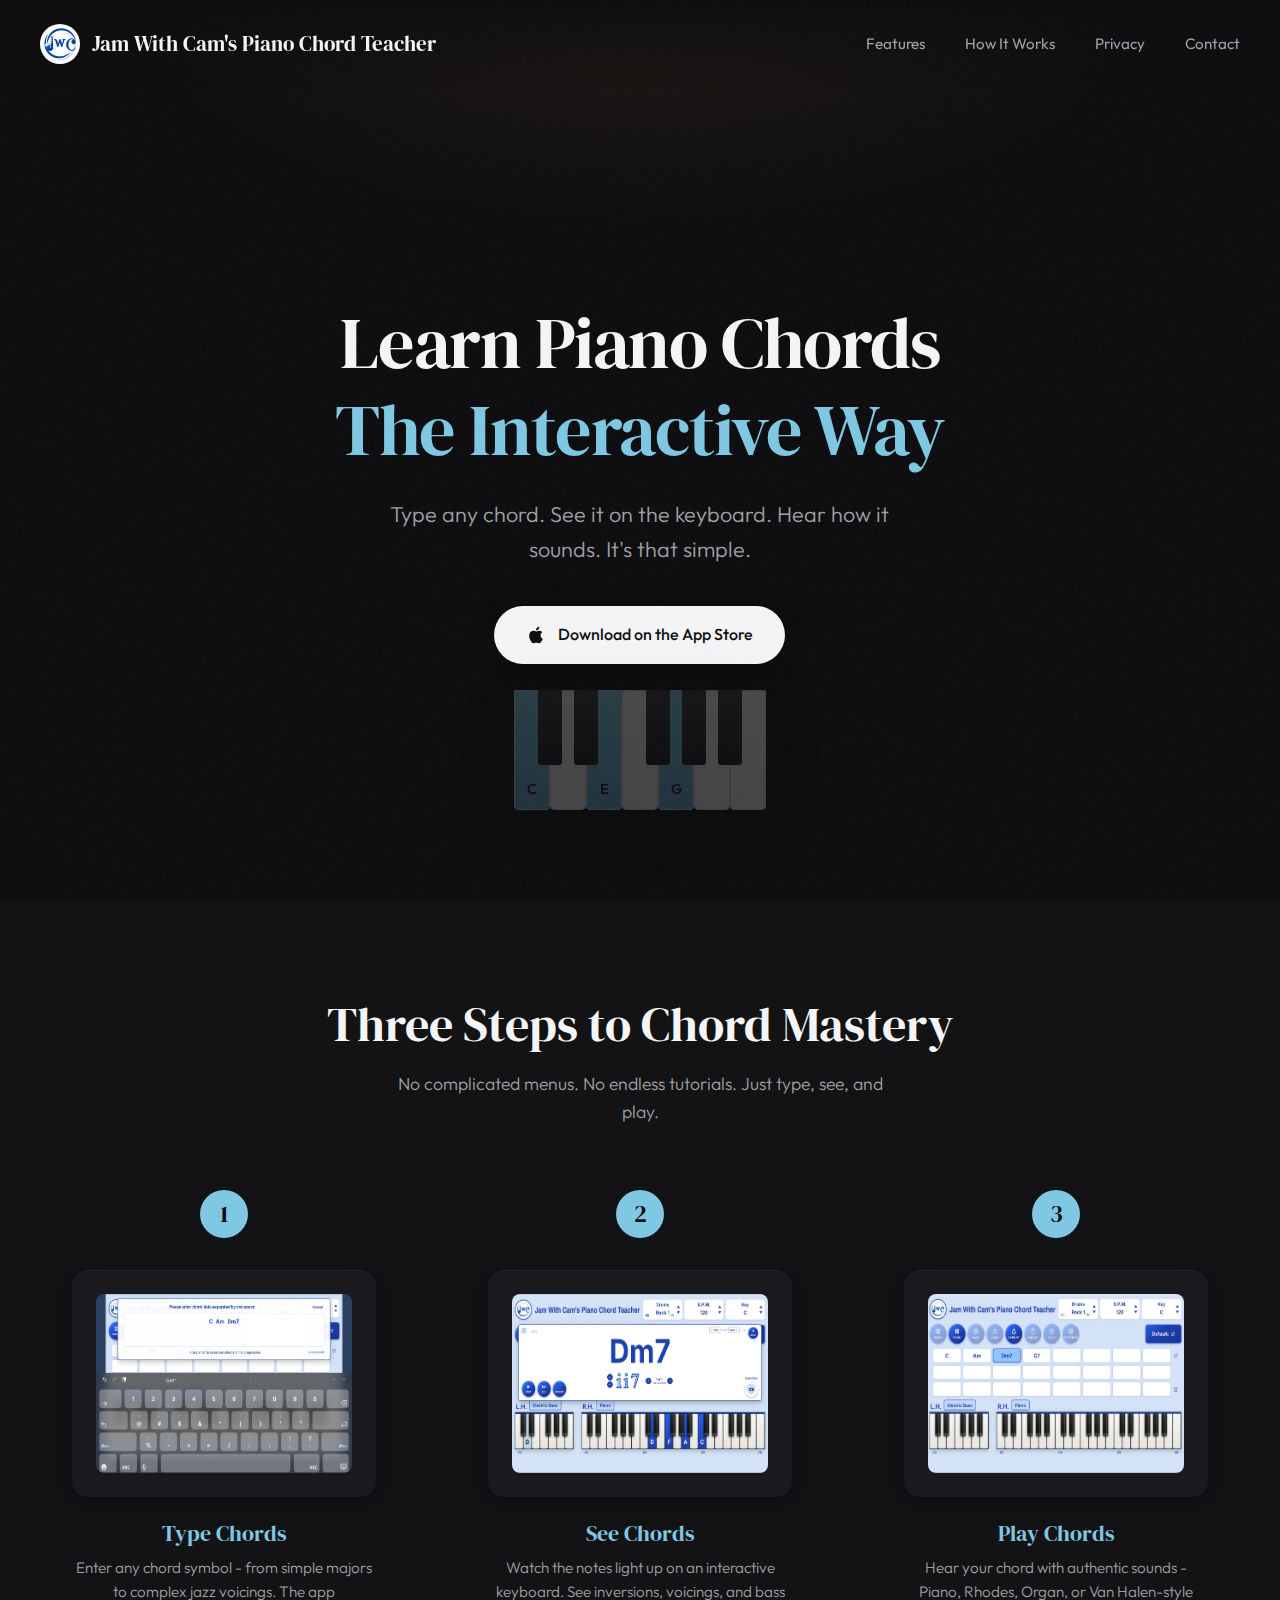
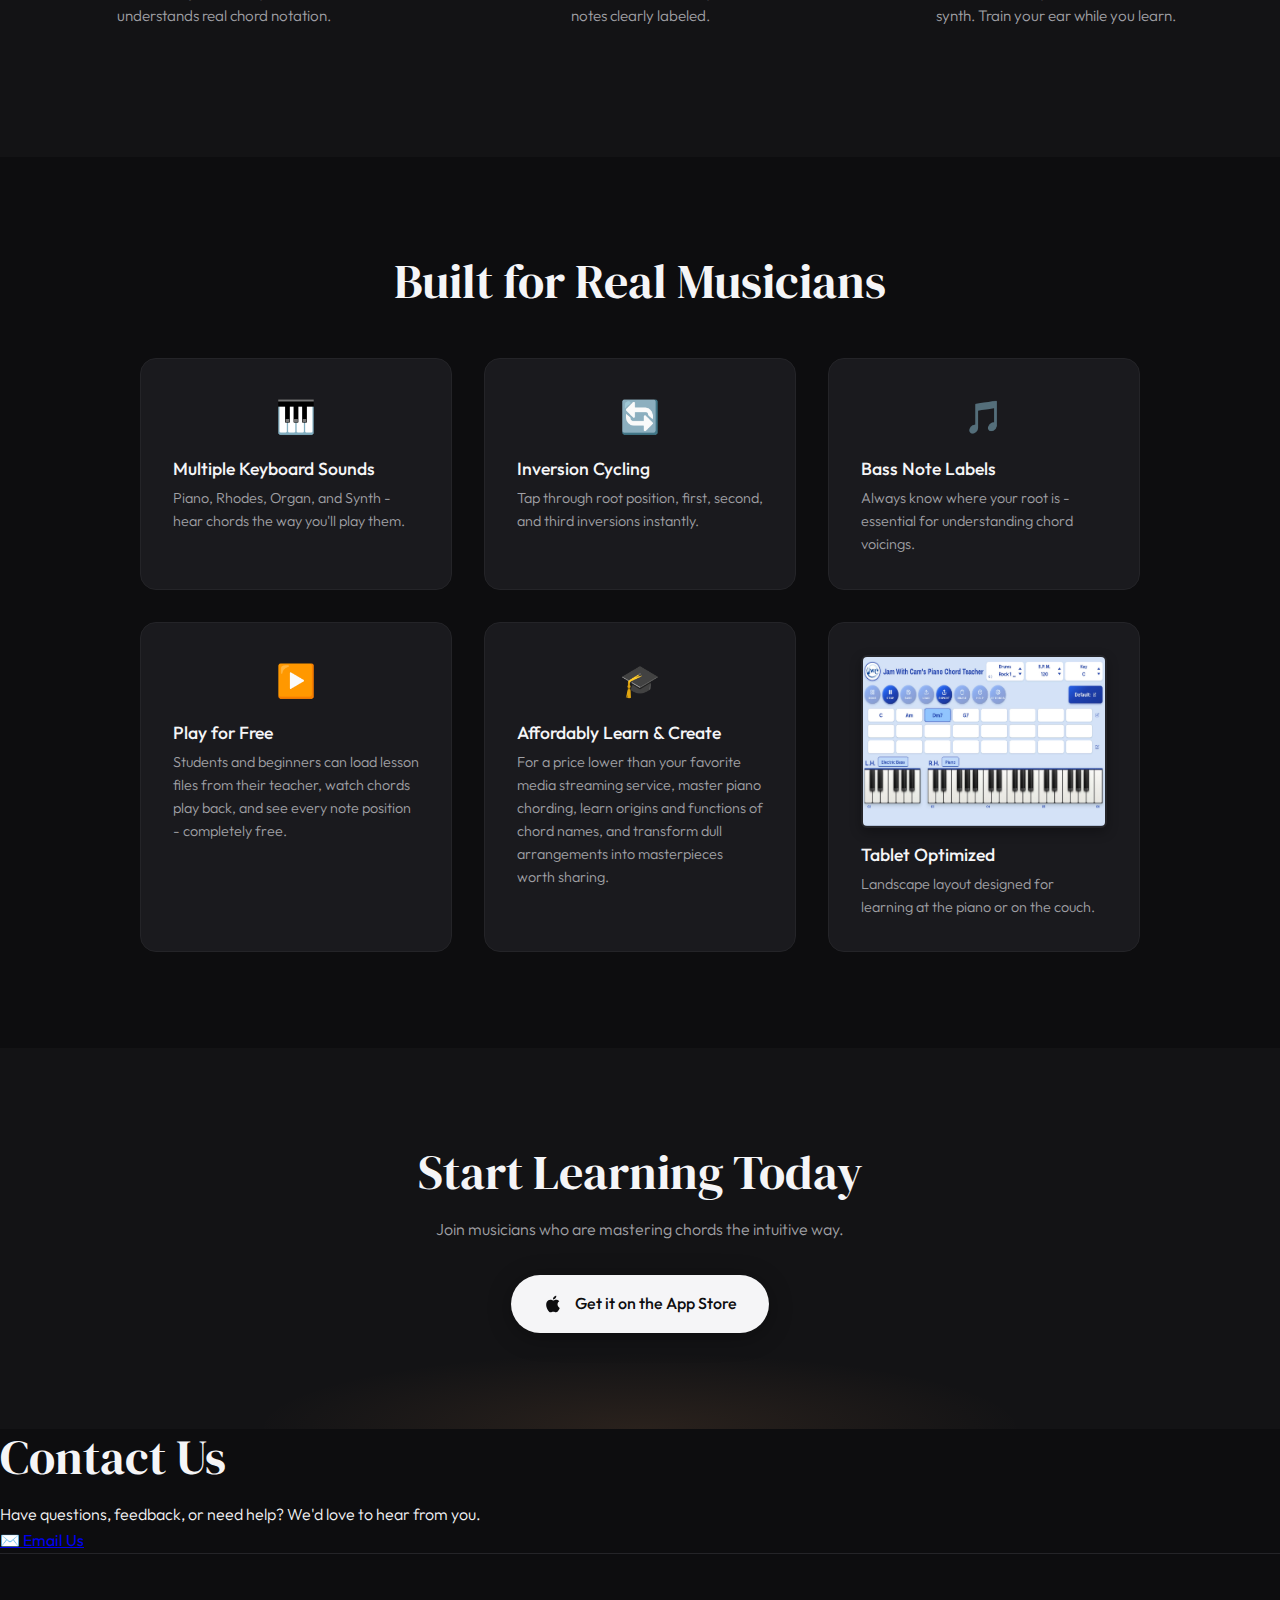
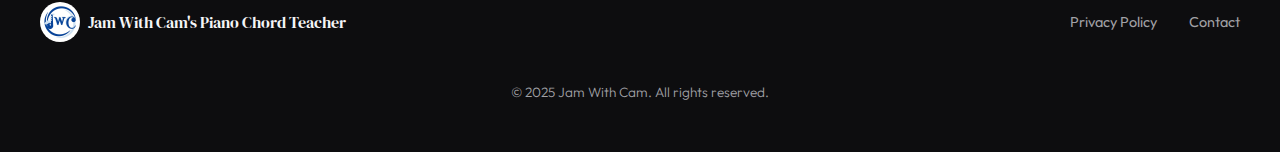
<file: index.html>
<!DOCTYPE html>
<html lang="en">
<head>
    <meta charset="UTF-8">
    <meta name="viewport" content="width=device-width, initial-scale=1.0">
    <title>Jam With Cam's Piano Chord Teacher</title>
    <link rel="icon" type="image/x-icon" href="favicon.ico">
    <link rel="stylesheet" href="styles.css">
    <link rel="preconnect" href="https://fonts.googleapis.com">
    <link rel="preconnect" href="https://fonts.gstatic.com" crossorigin>
    <link href="https://fonts.googleapis.com/css2?family=DM+Serif+Display&family=Outfit:wght@300;400;500;600&display=swap" rel="stylesheet">
</head>
<body>
    <div class="grain-overlay"></div>
    
    <header>
        <nav>
            <div class="logo">
                <img src="jwc-logo.png" alt="JWC Logo" class="logo-icon">
                <span class="logo-text">Jam With Cam's Piano Chord Teacher</span>
            </div>
            <div class="nav-links">
                <a href="#features">Features</a>
                <a href="#how-it-works">How It Works</a>
                <a href="privacy-policy.html">Privacy</a>
                <a href="#contact">Contact</a>
            </div>
        </nav>
    </header>

    <main>
        <section class="hero">
            <div class="hero-content">
                <h1>Learn Piano Chords<br><span class="highlight">The Interactive Way</span></h1>
                <p class="tagline">Type any chord. See it on the keyboard. Hear how it sounds. It's that simple.</p>
                <a href="https://apps.apple.com/ca/app/jwc-piano-chord-teacher/id6756279798" class="cta-button" target="_blank">
                    <svg class="apple-icon" viewBox="0 0 24 24" fill="currentColor">
                        <path d="M18.71 19.5c-.83 1.24-1.71 2.45-3.05 2.47-1.34.03-1.77-.79-3.29-.79-1.53 0-2 .77-3.27.82-1.31.05-2.3-1.32-3.14-2.53C4.25 17 2.94 12.45 4.7 9.39c.87-1.52 2.43-2.48 4.12-2.51 1.28-.02 2.5.87 3.29.87.78 0 2.26-1.07 3.81-.91.65.03 2.47.26 3.64 1.98-.09.06-2.17 1.28-2.15 3.81.03 3.02 2.65 4.03 2.68 4.04-.03.07-.42 1.44-1.38 2.83M13 3.5c.73-.83 1.94-1.46 2.94-1.5.13 1.17-.34 2.35-1.04 3.19-.69.85-1.83 1.51-2.95 1.42-.15-1.15.41-2.35 1.05-3.11z"/>
                    </svg>
                    Download on the App Store
                </a>
            </div>
        <div class="hero-visual">
                <div class="piano-snippet">
                    <div class="piano-key white highlighted"><span>C</span></div>
                    <div class="piano-key black"></div>
                    <div class="piano-key white"></div>
                    <div class="piano-key black"></div>
                    <div class="piano-key white highlighted"><span>E</span></div>
                    <div class="piano-key white"></div>
                    <div class="piano-key black"></div>
                    <div class="piano-key white highlighted"><span>G</span></div>
                    <div class="piano-key black"></div>
                    <div class="piano-key white"></div>
                    <div class="piano-key black"></div>
                    <div class="piano-key white"></div>
                </div>
            </div>
        </section>

        <section id="how-it-works" class="workflow">
            <h2>Three Steps to Chord Mastery</h2>
            <p class="section-intro">No complicated menus. No endless tutorials. Just type, see, and play.</p>
            
            <div class="steps-container">
                <div class="step">
                    <div class="step-number">1</div>
                    <div class="step-image-container">
                        <img src="Type_Chords.PNG" alt="Type any chord name and the app recognizes it instantly">
                    </div>
                    <h3>Type Chords</h3>
                    <p>Enter any chord symbol - from simple majors to complex jazz voicings. The app understands real chord notation.</p>
                </div>
                
                <div class="step">
                    <div class="step-number">2</div>
                    <div class="step-image-container">
                        <img src="See_Chords.PNG" alt="See the chord highlighted on a piano keyboard">
                    </div>
                    <h3>See Chords</h3>
                    <p>Watch the notes light up on an interactive keyboard. See inversions, voicings, and bass notes clearly labeled.</p>
                </div>
                
                <div class="step">
                    <div class="step-number">3</div>
                    <div class="step-image-container">
                        <img src="Playback_Chords.PNG" alt="Play back the chord with different instrument sounds">
                    </div>
                    <h3>Play Chords</h3>
                    <p>Hear your chord with authentic sounds - Piano, Rhodes, Organ, or Van Halen-style synth. Train your ear while you learn.</p>
                </div>
            </div>
        </section>

        <section id="features" class="features">
            <h2>Built for Real Musicians</h2>
            <div class="features-grid">
                <div class="feature-card">
                    <div class="feature-icon">🎹</div>
                    <h3>Multiple Keyboard Sounds</h3>
                    <p>Piano, Rhodes, Organ, and Synth - hear chords the way you'll play them.</p>
                </div>
                <div class="feature-card">
                    <div class="feature-icon">🔄</div>
                    <h3>Inversion Cycling</h3>
                    <p>Tap through root position, first, second, and third inversions instantly.</p>
                </div>
                <div class="feature-card">
                    <div class="feature-icon">🎵</div>
                    <h3>Bass Note Labels</h3>
                    <p>Always know where your root is - essential for understanding chord voicings.</p>
                </div>
                <div class="feature-card">
                    <div class="feature-icon">▶️</div>
                    <h3>Play for Free</h3>
                    <p>Students and beginners can load lesson files from their teacher, watch chords play back, and see every note position - completely free.</p>
                </div>
                <div class="feature-card">
                    <div class="feature-icon">🎓</div>
                    <h3>Affordably Learn & Create</h3>
                    <p>For a price lower than your favorite media streaming service, master piano chording, learn origins and functions of chord names, and transform dull arrangements into masterpieces worth sharing.</p>
                </div>
                <div class="feature-card">
                    <div class="feature-icon tablet-preview">
                        <img src="Playback_Chords.PNG" alt="App in landscape mode on tablet">
                    </div>
                    <h3>Tablet Optimized</h3>
                    <p>Landscape layout designed for learning at the piano or on the couch.</p>
                </div>
            </div>
        </section>

        <section class="cta-section">
            <h2>Start Learning Today</h2>
            <p>Join musicians who are mastering chords the intuitive way.</p>
            <a href="https://apps.apple.com/ca/app/jwc-piano-chord-teacher/id6756279798" class="cta-button" target="_blank">
                <svg class="apple-icon" viewBox="0 0 24 24" fill="currentColor">
                    <path d="M18.71 19.5c-.83 1.24-1.71 2.45-3.05 2.47-1.34.03-1.77-.79-3.29-.79-1.53 0-2 .77-3.27.82-1.31.05-2.3-1.32-3.14-2.53C4.25 17 2.94 12.45 4.7 9.39c.87-1.52 2.43-2.48 4.12-2.51 1.28-.02 2.5.87 3.29.87.78 0 2.26-1.07 3.81-.91.65.03 2.47.26 3.64 1.98-.09.06-2.17 1.28-2.15 3.81.03 3.02 2.65 4.03 2.68 4.04-.03.07-.42 1.44-1.38 2.83M13 3.5c.73-.83 1.94-1.46 2.94-1.5.13 1.17-.34 2.35-1.04 3.19-.69.85-1.83 1.51-2.95 1.42-.15-1.15.41-2.35 1.05-3.11z"/>
                </svg>
                Get it on the App Store
            </a>
        </section>

        <section id="contact" class="contact-section">
            <h2>Contact Us</h2>
            <p>Have questions, feedback, or need help? We'd love to hear from you.</p>
            <a href="mailto:jamwcam@smokeshadow.net" class="contact-button">
                ✉️ Email Us
            </a>
        </section>
    </main>

    <footer>
        <div class="footer-content">
            <div class="footer-brand">
                <img src="jwc-logo.png" alt="JWC Logo" class="logo-icon">
                <span>Jam With Cam's Piano Chord Teacher</span>
            </div>
            <div class="footer-links">
                <a href="privacy-policy.html">Privacy Policy</a>
                <a href="mailto:jamwcam@smokeshadow.net">Contact</a>
            </div>
            <p class="copyright">© 2025 Jam With Cam. All rights reserved.</p>
        </div>
    </footer>
</body>
</html>
</file>
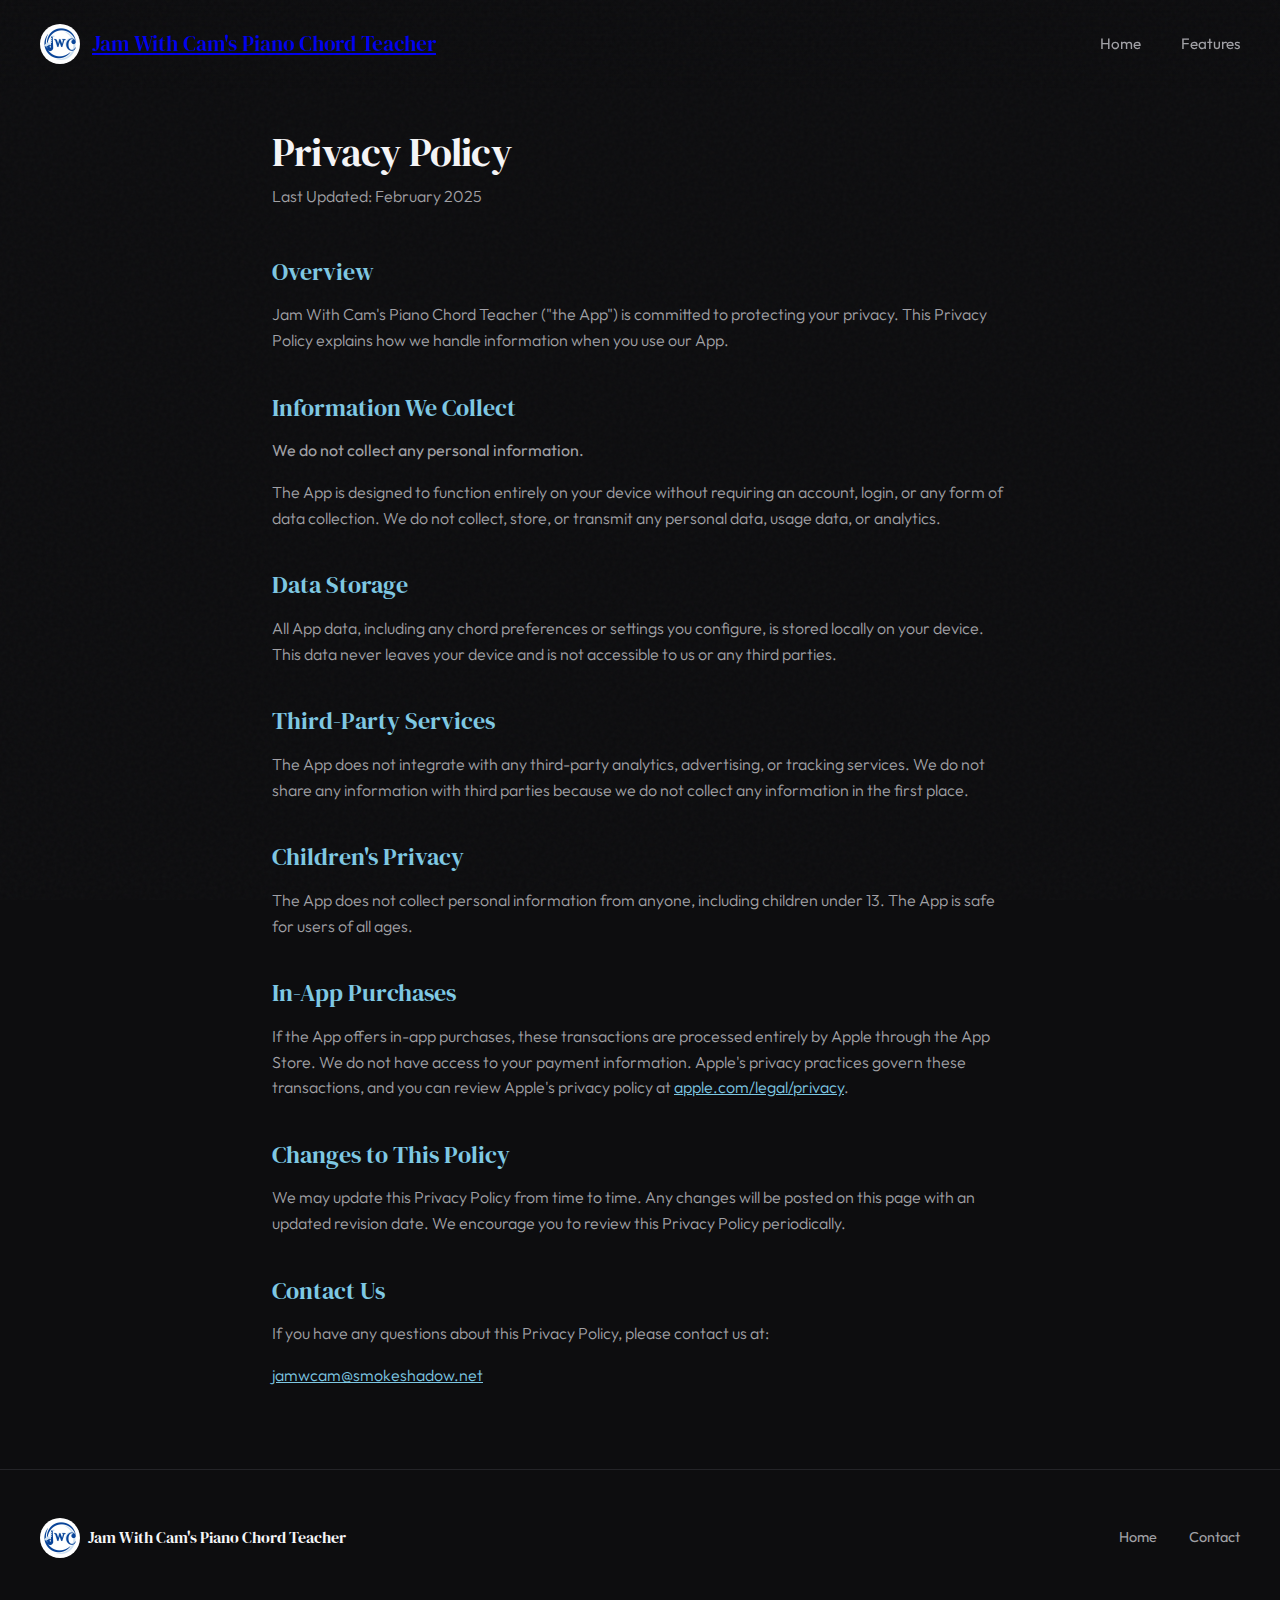
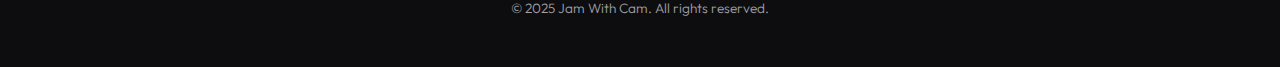
<file: privacy-policy.html>
<!DOCTYPE html>
<html lang="en">
<head>
    <meta charset="UTF-8">
    <meta name="viewport" content="width=device-width, initial-scale=1.0">
    <title>Privacy Policy - Jam With Cam's Piano Chord Teacher</title>
    <link rel="icon" type="image/x-icon" href="favicon.ico">
    <link rel="stylesheet" href="styles.css">
    <link rel="preconnect" href="https://fonts.googleapis.com">
    <link rel="preconnect" href="https://fonts.gstatic.com" crossorigin>
    <link href="https://fonts.googleapis.com/css2?family=DM+Serif+Display&family=Outfit:wght@300;400;500;600&display=swap" rel="stylesheet">
</head>
<body>
    <div class="grain-overlay"></div>
    
    <header>
        <nav>
            <a href="index.html" class="logo">
                <img src="jwc-logo.png" alt="JWC Logo" class="logo-icon">
                <span class="logo-text">Jam With Cam's Piano Chord Teacher</span>
            </a>
            <div class="nav-links">
                <a href="index.html">Home</a>
                <a href="index.html#features">Features</a>
            </div>
        </nav>
    </header>

    <main class="privacy-page">
        <h1>Privacy Policy</h1>
        <p class="last-updated">Last Updated: February 2025</p>

        <h2>Overview</h2>
        <p>Jam With Cam's Piano Chord Teacher ("the App") is committed to protecting your privacy. This Privacy Policy explains how we handle information when you use our App.</p>

        <h2>Information We Collect</h2>
        <p><strong>We do not collect any personal information.</strong></p>
        <p>The App is designed to function entirely on your device without requiring an account, login, or any form of data collection. We do not collect, store, or transmit any personal data, usage data, or analytics.</p>

        <h2>Data Storage</h2>
        <p>All App data, including any chord preferences or settings you configure, is stored locally on your device. This data never leaves your device and is not accessible to us or any third parties.</p>

        <h2>Third-Party Services</h2>
        <p>The App does not integrate with any third-party analytics, advertising, or tracking services. We do not share any information with third parties because we do not collect any information in the first place.</p>

        <h2>Children's Privacy</h2>
        <p>The App does not collect personal information from anyone, including children under 13. The App is safe for users of all ages.</p>

        <h2>In-App Purchases</h2>
        <p>If the App offers in-app purchases, these transactions are processed entirely by Apple through the App Store. We do not have access to your payment information. Apple's privacy practices govern these transactions, and you can review Apple's privacy policy at <a href="https://www.apple.com/legal/privacy/" target="_blank" rel="noopener">apple.com/legal/privacy</a>.</p>

        <h2>Changes to This Policy</h2>
        <p>We may update this Privacy Policy from time to time. Any changes will be posted on this page with an updated revision date. We encourage you to review this Privacy Policy periodically.</p>

        <h2>Contact Us</h2>
        <p>If you have any questions about this Privacy Policy, please contact us at:</p>
        <p><a href="mailto:jamwcam@smokeshadow.net">jamwcam@smokeshadow.net</a></p>
    </main>

    <footer>
        <div class="footer-content">
            <div class="footer-brand">
                <img src="jwc-logo.png" alt="JWC Logo" class="logo-icon">
                <span>Jam With Cam's Piano Chord Teacher</span>
            </div>
            <div class="footer-links">
                <a href="index.html">Home</a>
                <a href="mailto:contact@jamwithcam.com">Contact</a>
            </div>
            <p class="copyright">© 2025 Jam With Cam. All rights reserved.</p>
        </div>
    </footer>
</body>
</html>
</file>
<file: styles.css>
/* ===== CSS Variables ===== */
:root {
    --color-bg: #0d0d0f;
    --color-bg-warm: #131315;
    --color-surface: #1a1a1e;
    --color-surface-light: #242428;
    --color-text: #f5f5f7;
    --color-text-muted: #a1a1a6;
    --color-accent: #7ec8e3;
    --color-accent-glow: rgba(126, 200, 227, 0.3);
    --color-keys-white: #fefefe;
    --color-keys-black: #1a1a1e;
    --font-display: 'DM Serif Display', Georgia, serif;
    --font-body: 'Outfit', -apple-system, BlinkMacSystemFont, sans-serif;
}

/* ===== Reset & Base ===== */
*, *::before, *::after {
    margin: 0;
    padding: 0;
    box-sizing: border-box;
}

html {
    scroll-behavior: smooth;
}

body {
    font-family: var(--font-body);
    background: var(--color-bg);
    color: var(--color-text);
    line-height: 1.6;
    overflow-x: hidden;
}

/* ===== Grain Overlay ===== */
.grain-overlay {
    position: fixed;
    top: 0;
    left: 0;
    width: 100%;
    height: 100%;
    pointer-events: none;
    opacity: 0.03;
    z-index: 1000;
    background-image: url("data:image/svg+xml,%3Csvg viewBox='0 0 256 256' xmlns='http://www.w3.org/2000/svg'%3E%3Cfilter id='noise'%3E%3CfeTurbulence type='fractalNoise' baseFrequency='0.9' numOctaves='4' stitchTiles='stitch'/%3E%3C/filter%3E%3Crect width='100%25' height='100%25' filter='url(%23noise)'/%3E%3C/svg%3E");
}

/* ===== Typography ===== */
h1, h2, h3 {
    font-family: var(--font-display);
    font-weight: 400;
    line-height: 1.2;
}

h1 {
    font-size: clamp(2.5rem, 6vw, 4.5rem);
    letter-spacing: -0.02em;
}

h2 {
    font-size: clamp(2rem, 4vw, 3rem);
    margin-bottom: 1rem;
}

h3 {
    font-size: 1.4rem;
    margin-bottom: 0.5rem;
}

p {
    font-weight: 300;
}

/* ===== Header & Nav ===== */
header {
    position: fixed;
    top: 0;
    left: 0;
    right: 0;
    z-index: 100;
    padding: 1.5rem 2rem;
    background: linear-gradient(to bottom, var(--color-bg) 0%, transparent 100%);
}

nav {
    max-width: 1200px;
    margin: 0 auto;
    display: flex;
    justify-content: space-between;
    align-items: center;
}

.logo {
    display: flex;
    align-items: center;
    gap: 0.75rem;
    font-family: var(--font-display);
    font-size: 1.3rem;
}

.logo-icon {
    width: 40px;
    height: 40px;
    border-radius: 50%;
}

.nav-links {
    display: flex;
    gap: 2.5rem;
}

.nav-links a {
    color: var(--color-text-muted);
    text-decoration: none;
    font-size: 0.95rem;
    font-weight: 400;
    transition: color 0.3s ease;
}

.nav-links a:hover {
    color: var(--color-text);
}

/* ===== Hero Section ===== */
.hero {
    min-height: 100vh;
    display: flex;
    align-items: center;
    justify-content: center;
    padding: 8rem 2rem 4rem;
    position: relative;
    background: 
        radial-gradient(ellipse 80% 50% at 50% 0%, rgba(244, 162, 97, 0.08) 0%, transparent 50%),
        var(--color-bg);
}

.hero-content {
    text-align: center;
    max-width: 700px;
}

.highlight {
    color: var(--color-accent);
    display: block;
}

.tagline {
    font-size: clamp(1.1rem, 2vw, 1.35rem);
    color: var(--color-text-muted);
    margin: 1.5rem 0 2.5rem;
    max-width: 500px;
    margin-left: auto;
    margin-right: auto;
}

/* ===== CTA Button ===== */
.cta-button {
    display: inline-flex;
    align-items: center;
    gap: 0.75rem;
    background: var(--color-text);
    color: var(--color-bg);
    padding: 1rem 2rem;
    border-radius: 50px;
    text-decoration: none;
    font-weight: 500;
    font-size: 1rem;
    transition: all 0.3s ease;
    box-shadow: 0 4px 24px rgba(0, 0, 0, 0.3);
}

.cta-button:hover {
    transform: translateY(-2px);
    box-shadow: 0 8px 32px rgba(244, 162, 97, 0.2);
}

.apple-icon {
    width: 20px;
    height: 20px;
}

/* ===== Realistic Piano Snippet ===== */
.hero-visual {
    position: absolute;
    bottom: 10%;
    left: 50%;
    transform: translateX(-50%);
    pointer-events: none;
}

.piano-snippet {
    display: flex;
    position: relative;
    opacity: 0.25;
    filter: drop-shadow(0 10px 30px rgba(0, 0, 0, 0.5));
}

.piano-key {
    position: relative;
    display: flex;
    align-items: flex-end;
    justify-content: center;
    padding-bottom: 0.5rem;
}

.piano-key.white {
    width: 36px;
    height: 120px;
    background: linear-gradient(to bottom, #f8f8f8 0%, #e8e8e8 100%);
    border: 1px solid #ccc;
    border-radius: 0 0 4px 4px;
    z-index: 1;
}

.piano-key.black {
    width: 24px;
    height: 75px;
    background: linear-gradient(to bottom, #333 0%, #111 100%);
    border-radius: 0 0 3px 3px;
    margin-left: -12px;
    margin-right: -12px;
    z-index: 2;
}

.piano-key.highlighted {
    background: linear-gradient(to bottom, var(--color-accent) 0%, #5ba3c4 100%);
}

.piano-key.highlighted span {
    color: var(--color-bg);
    font-weight: 600;
    font-size: 0.9rem;
}

/* ===== Workflow Section ===== */
.workflow {
    padding: 6rem 2rem;
    background: var(--color-bg-warm);
    text-align: center;
}

.section-intro {
    color: var(--color-text-muted);
    font-size: 1.1rem;
    max-width: 500px;
    margin: 0 auto 4rem;
}

.steps-container {
    display: grid;
    grid-template-columns: repeat(auto-fit, minmax(300px, 1fr));
    gap: 3rem;
    max-width: 1200px;
    margin: 0 auto;
}

.step {
    position: relative;
    padding: 2rem;
}

.step-number {
    position: absolute;
    top: 0;
    left: 50%;
    transform: translateX(-50%);
    width: 48px;
    height: 48px;
    background: var(--color-accent);
    color: var(--color-bg);
    border-radius: 50%;
    display: flex;
    align-items: center;
    justify-content: center;
    font-family: var(--font-display);
    font-size: 1.5rem;
    z-index: 2;
}

.step-image-container {
    background: var(--color-surface);
    border-radius: 16px;
    padding: 1.5rem;
    margin: 3rem 0 1.5rem;
    box-shadow: 
        0 4px 24px rgba(0, 0, 0, 0.3),
        inset 0 1px 0 rgba(255, 255, 255, 0.05);
    overflow: hidden;
}

.step-image-container img {
    width: 100%;
    height: auto;
    border-radius: 8px;
    display: block;
}

.step h3 {
    color: var(--color-accent);
}

.step p {
    color: var(--color-text-muted);
    font-size: 0.95rem;
}

/* ===== Features Section ===== */
.features {
    padding: 6rem 2rem;
    text-align: center;
}

.features h2 {
    margin-bottom: 3rem;
}

.features-grid {
    display: grid;
    grid-template-columns: repeat(auto-fit, minmax(250px, 1fr));
    gap: 2rem;
    max-width: 1000px;
    margin: 0 auto;
}

.feature-card {
    background: var(--color-surface);
    border-radius: 16px;
    padding: 2rem;
    text-align: left;
    border: 1px solid var(--color-surface-light);
    transition: all 0.3s ease;
}

.feature-card:hover {
    border-color: var(--color-accent);
    transform: translateY(-4px);
    box-shadow: 0 12px 40px rgba(244, 162, 97, 0.1);
}

.feature-icon {
    font-size: 2rem;
    margin-bottom: 1rem;
    text-align: center;
    display: block;
}

.feature-icon.tablet-preview {
    font-size: 1rem;
    border-radius: 6px;
    overflow: hidden;
    border: 2px solid var(--color-surface-light);
    box-shadow: 0 4px 12px rgba(0, 0, 0, 0.3);
}

.feature-icon.tablet-preview img {
    width: 100%;
    height: auto;
    display: block;
}

.feature-card h3 {
    font-family: var(--font-body);
    font-weight: 500;
    font-size: 1.1rem;
    margin-bottom: 0.5rem;
}

.feature-card p {
    color: var(--color-text-muted);
    font-size: 0.9rem;
}

/* ===== CTA Section ===== */
.cta-section {
    padding: 6rem 2rem;
    text-align: center;
    background: 
        radial-gradient(ellipse 60% 40% at 50% 100%, rgba(244, 162, 97, 0.1) 0%, transparent 50%),
        var(--color-bg-warm);
}

.cta-section p {
    color: var(--color-text-muted);
    margin: 1rem 0 2rem;
}

/* ===== Footer ===== */
footer {
    padding: 3rem 2rem;
    border-top: 1px solid var(--color-surface-light);
}

.footer-content {
    max-width: 1200px;
    margin: 0 auto;
    display: flex;
    flex-wrap: wrap;
    justify-content: space-between;
    align-items: center;
    gap: 1.5rem;
}

.footer-brand {
    display: flex;
    align-items: center;
    gap: 0.5rem;
    font-family: var(--font-display);
}

.footer-links {
    display: flex;
    gap: 2rem;
}

.footer-links a {
    color: var(--color-text-muted);
    text-decoration: none;
    font-size: 0.9rem;
    transition: color 0.3s ease;
}

.footer-links a:hover {
    color: var(--color-accent);
}

.copyright {
    width: 100%;
    text-align: center;
    color: var(--color-text-muted);
    font-size: 0.85rem;
    margin-top: 1rem;
}

/* ===== Privacy Policy Page Styles ===== */
.privacy-page {
    padding: 8rem 2rem 4rem;
    max-width: 800px;
    margin: 0 auto;
}

.privacy-page h1 {
    font-size: 2.5rem;
    margin-bottom: 0.5rem;
}

.privacy-page .last-updated {
    color: var(--color-text-muted);
    margin-bottom: 3rem;
}

.privacy-page h2 {
    font-size: 1.5rem;
    margin-top: 2.5rem;
    margin-bottom: 1rem;
    color: var(--color-accent);
}

.privacy-page p {
    color: var(--color-text-muted);
    margin-bottom: 1rem;
}

.privacy-page a {
    color: var(--color-accent);
}

/* ===== Responsive ===== */
@media (max-width: 768px) {
    header {
        padding: 1rem;
    }
    
    .nav-links {
        gap: 1.5rem;
        font-size: 0.85rem;
    }
    
    .hero {
        padding: 6rem 1.5rem 3rem;
    }
    
    .steps-container {
        grid-template-columns: 1fr;
        gap: 4rem;
    }
    
    .footer-content {
        flex-direction: column;
        text-align: center;
    }
}
</file>
